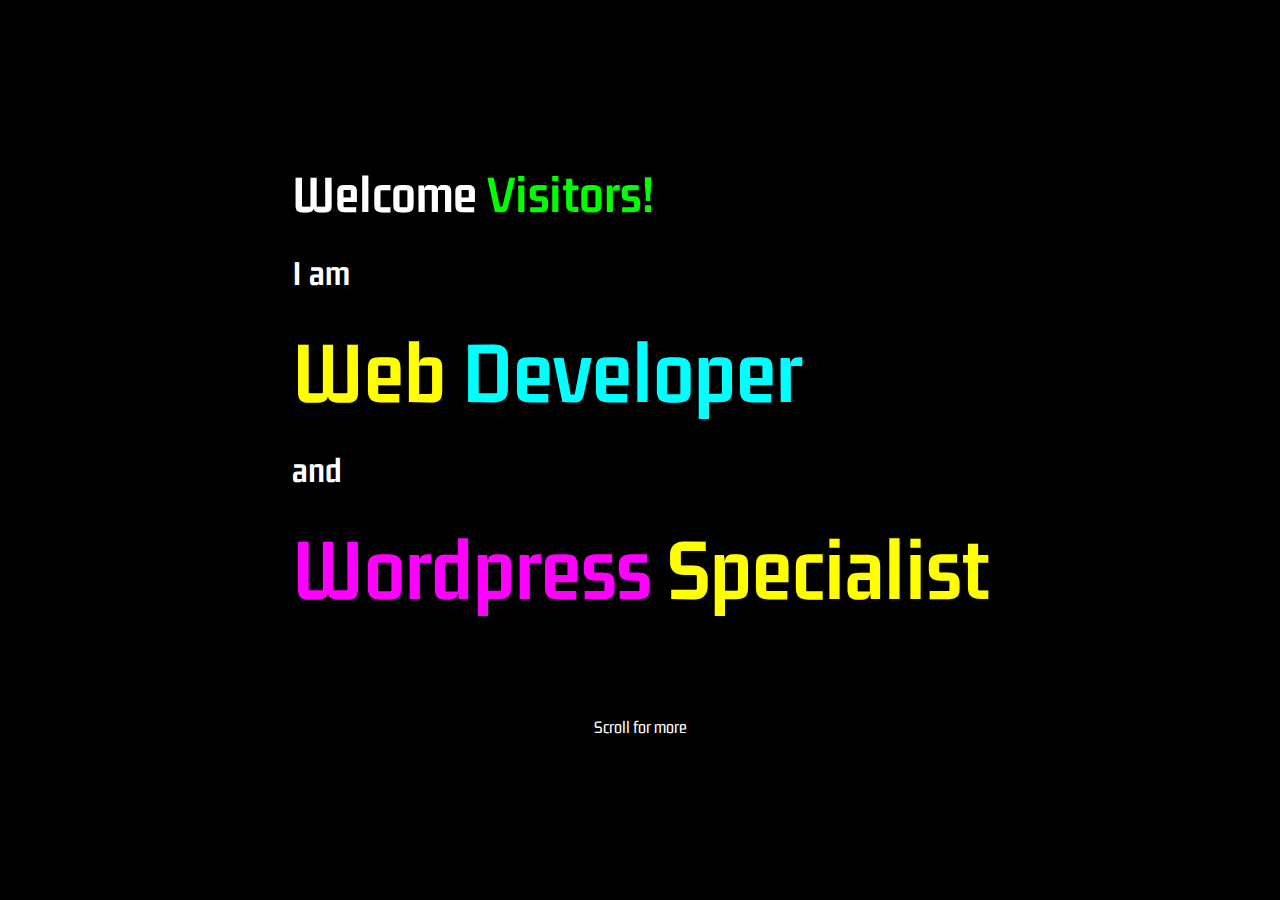
<file: index.html>
<!doctype html>
<html lang="en">
<head>
    <meta charset="UTF-8">
    <meta name="viewport"
          content="width=device-width, user-scalable=no, initial-scale=1.0, maximum-scale=1.0, minimum-scale=1.0">
    <meta http-equiv="X-UA-Compatible" content="ie=edge">
    <title>Glen Mark Recalde Mananquil | Web/Application Developer</title>
    
    <link rel="preconnect" href="https://fonts.googleapis.com">
    <link rel="preconnect" href="https://fonts.gstatic.com" crossorigin>
    <link href="https://fonts.googleapis.com/css2?family=Gemunu+Libre:wght@200;400;700&display=swap" rel="stylesheet">
    <link rel="stylesheet" href="media/style.css" />
</head>
<body>

    <div id="intro">

        <div class="inner-wrapper">
            <h4>Welcome <span class="color-green">Visitors!</span></h4>
            <h6>I am</h6>
            <h2><span class="color-yellow">Web</span> <span class="color-cyan">Developer</span></h2> 
            <h6>and </h6>
            <h2><span class="color-magenta">Wordpress</span> <span class="color-yellow">Specialist</span></h2>
        </div>
        
        <div class="instruct-scroll">
            <span>Scroll for more</span>            
        </div>

    </div>
    

</body>
</html>
</file>
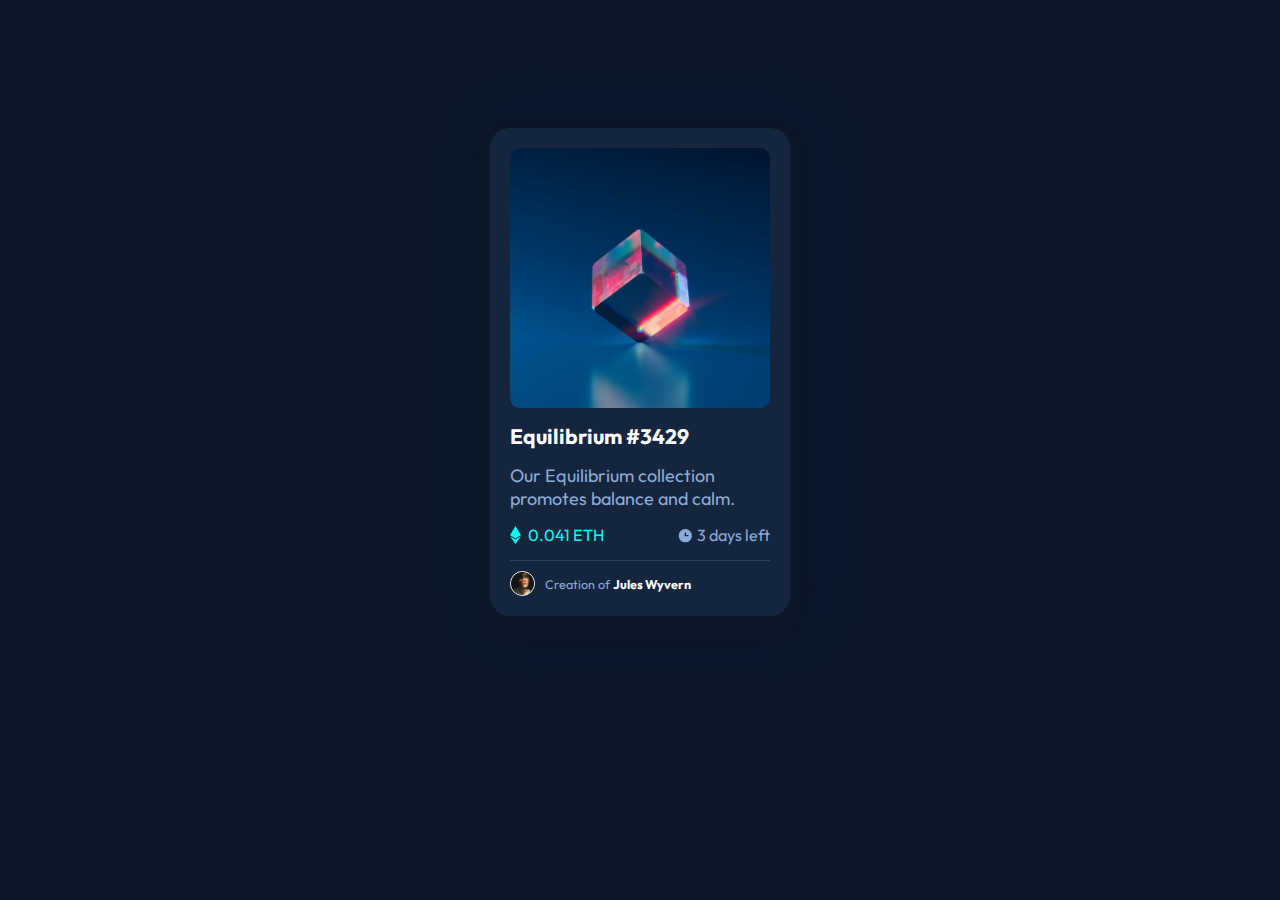
<file: nft-card/index.html>
<!DOCTYPE html>
<html lang="en">
<head>
  <meta charset="UTF-8">
  <meta name="viewport" content="width=device-width, initial-scale=1.0"> <!-- displays site properly based on user's device -->

  <link rel="icon" type="image/png" sizes="32x32" href="./images/favicon-32x32.png">
  
  <link rel="stylesheet" href="style.css" />
  <title>Frontend Mentor | NFT preview card component</title>

  <link rel="preconnect" href="https://fonts.googleapis.com">
  <link rel="preconnect" href="https://fonts.gstatic.com" crossorigin>
  <link href="https://fonts.googleapis.com/css2?family=Outfit:wght@300;400;600&display=swap" rel="stylesheet">

  <!-- Feel free to remove these styles or customise in your own stylesheet 👍 -->
  <style>
    .attribution { font-size: 11px; text-align: center; }
    .attribution a { color: hsl(228, 45%, 44%); }
  </style>
</head>
<body>

  <!-- Equilibrium #3429

  Our Equilibrium collection promotes balance and calm.

  0.041 ETH
  3 days left
  
  Creation of Jules Wyvern

  <div class="attribution">
    Challenge by <a href="https://www.frontendmentor.io?ref=challenge" target="_blank">Frontend Mentor</a>. 
    Coded by <a href="#">Your Name Here</a>.
  </div> -->

  <div class="card">
    <div class="card-item">
      <img src="images/image-equilibrium.jpg" alt="">

      <h3 class="title">Equilibrium #3429</h3>
      <p class="desc">Our Equilibrium collection promotes balance and calm.</p>
      <div class="more-details">
        <span class="price">0.041 ETH</span>
        <span class="date-remaining">3 days left</span>
      </div>

      <div class="author-details">
        <img src="images/image-avatar.png" alt="">
        <p>Creation of <strong>Jules Wyvern</strong></p>
      </div>

    </div>
    

  </div>


</body>
</html>
</file>
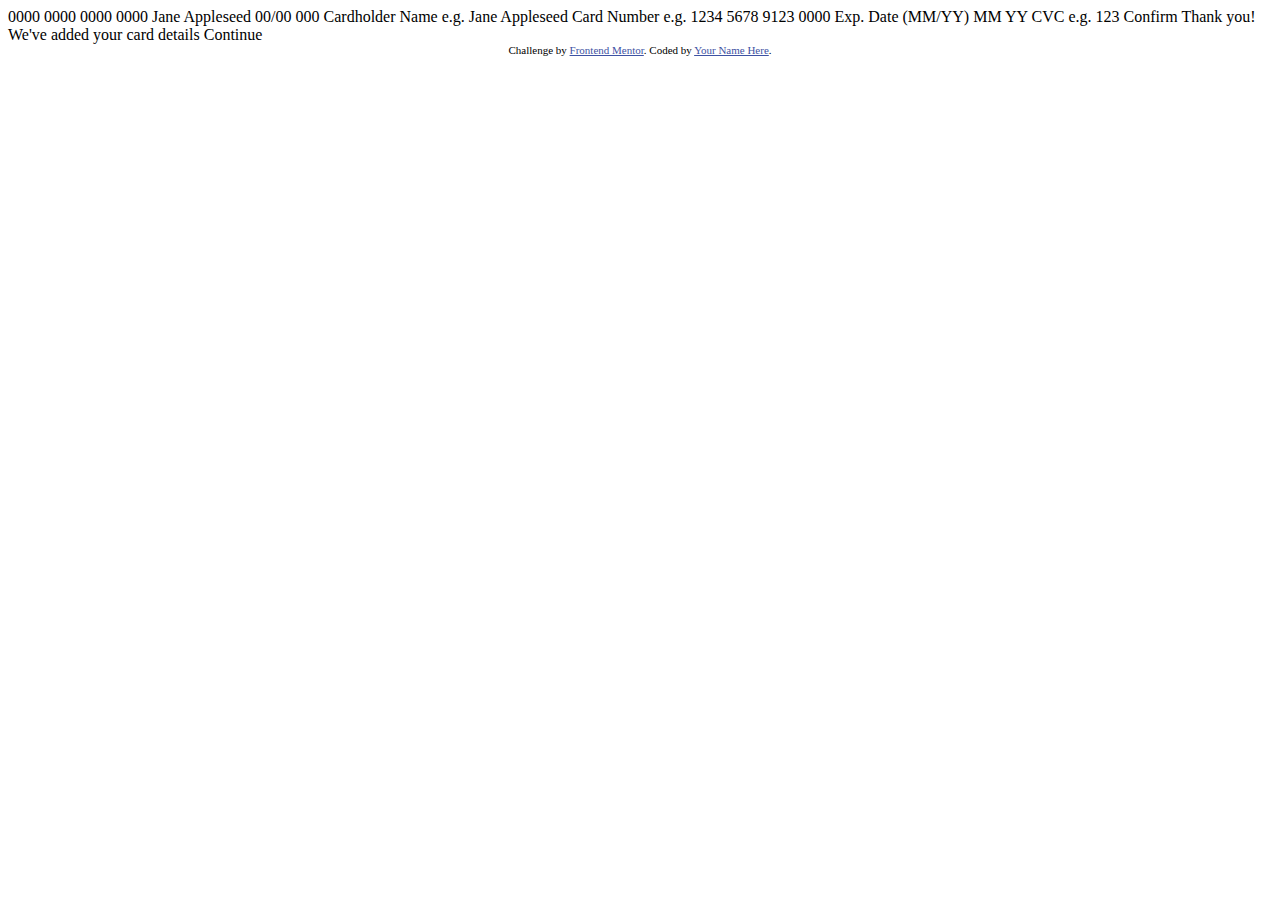
<file: css-challenges/interactive-card/interactive-card-details-form-main/index.html>
<!DOCTYPE html>
<html lang="en">
<head>
  <meta charset="UTF-8">
  <meta name="viewport" content="width=device-width, initial-scale=1.0"> <!-- displays site properly based on user's device -->

  <link rel="icon" type="image/png" sizes="32x32" href="./images/favicon-32x32.png">
  
  <title>Frontend Mentor | Interactive card details form</title>

  <!-- Feel free to remove these styles or customise in your own stylesheet 👍 -->
  <style>
    .attribution { font-size: 11px; text-align: center; }
    .attribution a { color: hsl(228, 45%, 44%); }
  </style>
</head>
<body>

  0000 0000 0000 0000
  Jane Appleseed
  00/00

  000

  Cardholder Name
  e.g. Jane Appleseed

  Card Number
  e.g. 1234 5678 9123 0000

  Exp. Date (MM/YY)
  MM
  YY

  CVC
  e.g. 123

  Confirm

  <!-- Completed state start -->

  Thank you!
  We've added your card details
  Continue
  
  <div class="attribution">
    Challenge by <a href="https://www.frontendmentor.io?ref=challenge" target="_blank">Frontend Mentor</a>. 
    Coded by <a href="#">Your Name Here</a>.
  </div>
</body>
</html>
</file>
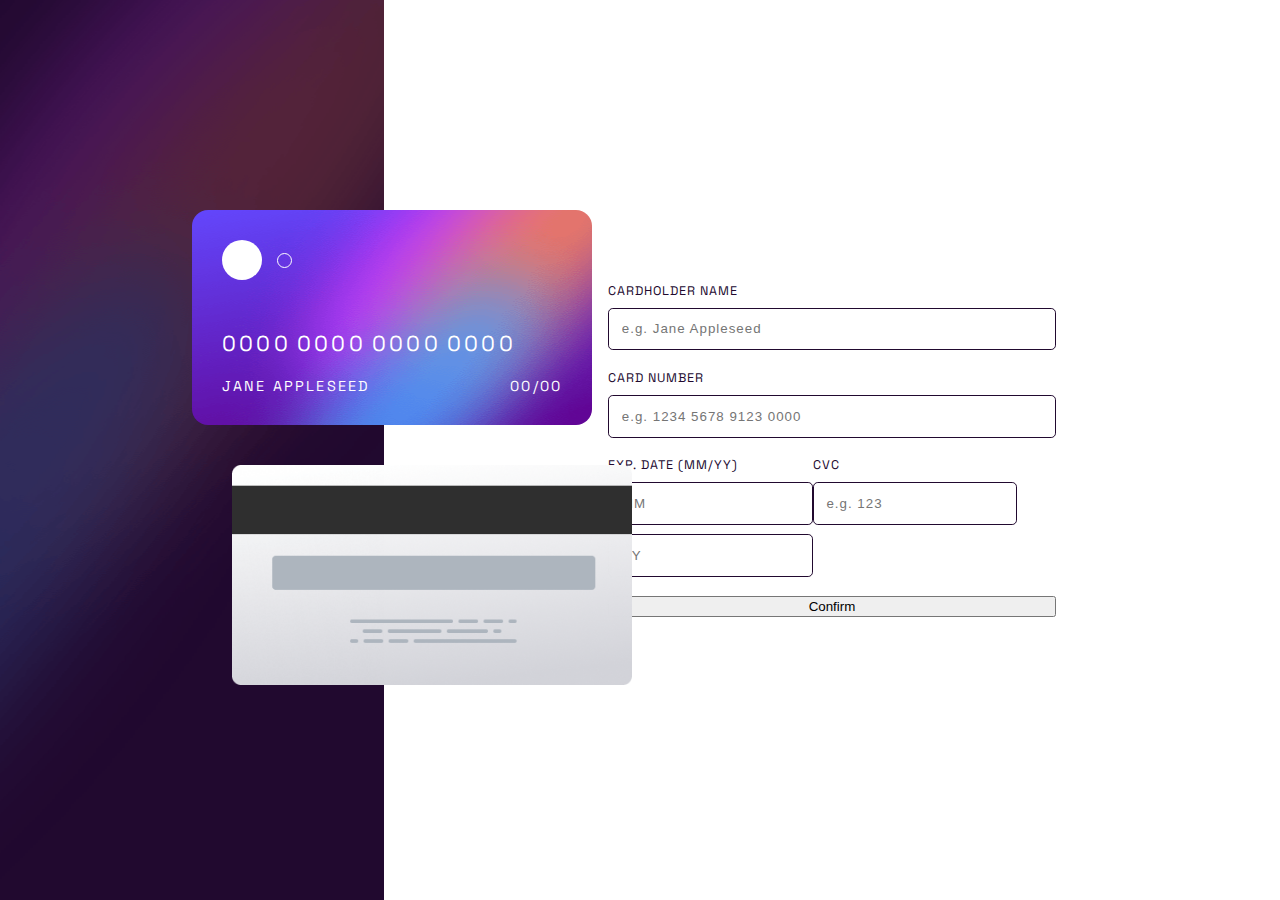
<file: css-challenges/interactive-card/inter-active-card.html>
<!DOCTYPE html>
<html lang="en">
<head>
    <meta charset="UTF-8">
    <meta http-equiv="X-UA-Compatible" content="IE=edge">
    <meta name="viewport" content="width=device-width, initial-scale=1.0">
    <title>Interactive Card</title>

    <link rel="preconnect" href="https://fonts.googleapis.com">
    <link rel="preconnect" href="https://fonts.gstatic.com" crossorigin>
    <link href="https://fonts.googleapis.com/css2?family=Space+Grotesk:wght@500&display=swap" rel="stylesheet">

    <link rel="stylesheet" href="style.css">
</head>
<body>
    
    <div class="inter-active-card">

        <div class="one-third-gradient">
            <div class="front-card">                
                <div class="circles">
                    <span class="big-circle white-fill"></span>
                    <span class="small-circle white-border no-fill"></span>
                </div>

                <div class="account-number">
                    <span class="group">0000</span>
                    <span class="group">0000</span>
                    <span class="group">0000</span>
                    <span class="group">0000</span>
                </div>

                <div class="account-details">
                    <span class="account-name">Jane Appleseed</span>
                    <span class="expiry">00/00</span>
                </div>
            </div>

            <div class="back-card">
                <img src="images/bg-card-back.png" alt="">
            </div>
        </div>
        <div class="two-third-white">

            <form action="#" class="card-form">

                <div class="form-group">
                    <label for="cardholder-name">Cardholder Name</label>
                    <input type="text" id="cardholder-name" placeholder="e.g. Jane Appleseed" class="form-text">
                </div>

                <div class="form-group">
                    <label for="card-number">Card Number</label>
                    <input type="text" id="card-number" placeholder="e.g. 1234 5678 9123 0000" class="form-text">
                </div>

                <div class="columns">
                    <div class="form-group two-inputs">
                        <label for="#">Exp. Date (MM/YY)</label>
                        <input type="text" id="exp-month" placeholder="MM" class="form-text" />
                        <input type="text" id="exp-year" placeholder="YY" class="form-text" />
                    </div>

                    <div class="form-group">
                        <label for="#">CVC</label>
                        <input type="text" id="cvc" placeholder="e.g. 123" class="form-text">
                    </div>

                </div>

                <input type="submit" class="form-submit" value="Confirm" />

            </form>

        </div>
    </div>

<script>
    let window_height = window.innerHeight;
    let $card_interactive = document.querySelector(".inter-active-card");
    $card_interactive.style.height = window_height + "px";
</script>

</body>
</html>
</file>
<file: media/style.css>
/* 
* Developed By: Glen Mark Mananquil
* Url: glenmananquil.github.io
*
*/

*{
    box-sizing: border-box;
}

html, body, h1, h2, h3, h4, h5, h6, ul, li{
    margin: 0;
    padding: 0;
}

a{
    text-decoration: none;
}

:root{
    --black: #000;
    --white: #fff;
    --magenta: #FF00FF;
    --cyan: #00FFFF;
    --green: #00FF00;
    --yellow: #FFFF00;
}

.color-cyan{ color: var(--cyan);}
.color-magenta{ color: var(--magenta);}
.color-green{ color: var(--green);}
.color-yellow{ color: var(--yellow);}




body{
    background: var(--black);
    color: var(--white);
    font-size: 18px;
    font-family: 'Gemunu Libre', sans-serif;    
}

#intro{
    width: 100%;
    height: 100vh;
    display: flex;
    align-items: center;
    justify-content: center;
    flex-direction: column;    
    gap: 100px;
}

#intro .inner-wrapper{
    display: flex;
    flex-direction: column;
    gap: 30px;    
}

#intro h2{font-size: 5em;}
#intro h4{font-size: 3em;}
#intro h6{font-size: 2em;}
</file>
<file: nft-card/style.css>
*{
    box-sizing: border-box;
}

html, body, p, h1, h2 ,h3, h4, h5, h6, ul{
    margin: 0;
    padding: 0;
}

:root{
    --soft-blue: hsl(215, 51%, 70%);
    --cyan: hsl(178, 100%, 50%);
    
    /* (main BG) */
    --dark-blue: hsl(217, 54%, 11%); 
    /* (card BG): */
    --dark-blue-2: hsl(216, 50%, 16%);
    /*  (line) */
    --dark-blue-3: hsl(215, 32%, 27%);

    --white: hsl(0, 0%, 100%);

}

img{
    width: 100%;
    height: auto;
}

body{
    font-family: 'Outfit', sans-serif;
    background-color: var(--dark-blue);
    display: flex;
    align-items: center;
    justify-content: center;        
    font-size: 18px;
}

.card{
    width: 300px;
    background-color: var(--dark-blue-2);
    padding: 20px;
    border-radius: 20px;
    margin-top: 10%;
    box-shadow: 
        1px 10px 10px 20px #0c1729,
        11px 1px 40px 40px #0c192c
    ;
    
}

.card-item{
    display: flex;
    gap: 15px;
    flex-direction: column;
}

.card-item img{
    border-radius: 10px;
}

.card-item h3{
    color: var(--white);    
}

.card-item p{
    color: var(--soft-blue);
}

.more-details{
    display: flex;
    justify-content: space-between;    
}

.more-details .price{
    color: var(--cyan);
    font-size: 0.9em;
    background: url("images/icon-ethereum.svg") left center no-repeat;
    padding-left: 18px;
}

.more-details .date-remaining{
    background: url("images/icon-clock.svg") left center no-repeat;
    color: var(--soft-blue);
    font-size: 0.9em;
    padding-left: 20px;
}

.author-details{
    display: flex;
    gap: 10px;
    align-items: center;
    border-top: 1px solid var(--dark-blue-3);
    padding-top: 10px;
    font-size: 0.7em
}
.author-details img{
    width: 25px;
    height: 25px;
    border: 1px solid var(--white);
    border-radius: 50%;
}

.author-details strong{
    color: var(--white);
}
</file>
<file: css-challenges/interactive-card/style.css>
*{
    box-sizing: border-box;
}

html,body, h1,h2,h3,h4,h5,h6,ul,li,p{
    margin: 0;
    padding: 0;
}

:root{


    /*  Linear gradient (active input border) */
    --gradient: hsl(249, 99%, 64%) to hsl(278, 94%, 30%);
    /*  Linear gradient (active input border) */
    --red: hsl(0, 100%, 66%);

    --white: hsl(0, 0%, 100%);

    /*  grayish violet */
    --light-gray: hsl(270, 3%, 87%);

    --dark-gray-violet: hsl(279, 6%, 55%);

    --very-dark-violet: hsl(278, 68%, 11%);

}

body{
    font-size: 18px;
    font-family: 'Space Grotesk', sans-serif;    
}

img{
    width: 100%;
    height: auto;
}

.inter-active-card{
    display:flex;    
    gap: 0;
    align-items: center;
    justify-content: center;
    flex: 1;
}

.inter-active-card .one-third-gradient{
    flex-basis: 33%;    
    background: url("images/bg-main-desktop.png") center center no-repeat;
    background-size: cover;
    height: 100%;
    position: relative;
    display: flex;
    flex-direction: column;
    align-items: center;
    justify-content: center;
    gap: 2.5rem;

}

.front-card{
    background: url("images/bg-card-front.png") no-repeat center center;
    width: 400px;
    border-radius: 1rem;
    padding: 30px;
    display: flex;
    flex-direction: column;
    gap: 20px;
    margin-right: -25rem;
}

.front-card .circles{
    flex-grow: 2;    
    margin-bottom: 30px;
    display: flex;
    gap: 15px;
    align-items: center;
}

.front-card .circles .big-circle{
    display: inline-block;
    width: 40px;
    height: 40px;
    border-radius: 50%;    
}

.white-fill{
    background-color: var(--white);
}

.front-card .circles .small-circle{
    display: inline-block;
    width: 15px;
    height: 15px;
    border-radius: 50%;
}

.white-border{
    border: 1px solid var(--white);
}

.front-card .account-number{
    color: var(--white);
    font-size: 1.2em;
}

.front-card .account-number .group{
    letter-spacing: 0.15em;    
}

.front-card .account-details{
    color: var(--white);
    display: flex;
    justify-content: space-between;
    font-size: 0.8em;
}

.front-card .account-details .account-name{
    text-transform: uppercase;
    letter-spacing: 0.15em;
}

.front-card .account-details .expiry{
    letter-spacing: 0.15em;
}

.back-card{    
    width: 400px;
    margin-right: -30rem;
}



.inter-active-card .two-third-white{
    flex-basis: 77%;    
    display: flex;
    align-items: center;
    justify-content: center;
}


.card-form{
    width: 50%;
    display: flex;
    flex-direction: column;
    gap: 1.1em;
}

.form-group{
    display: flex;
    flex-direction: column;
    gap: 0.5em;
}

.form-group label{
    color: var(--very-dark-violet);
    text-transform: uppercase;
    letter-spacing: 1px;
    font-size: 0.7em;
}

.form-group .form-text{
    padding: 0.8rem;
    border: 1px solid var(--very-dark-violet);
    border-radius: 0.3rem;
    color: var(--very-dark-violet);    
    letter-spacing: 1px;
}

.card-form .columns{
    display: flex;
}
</file>
